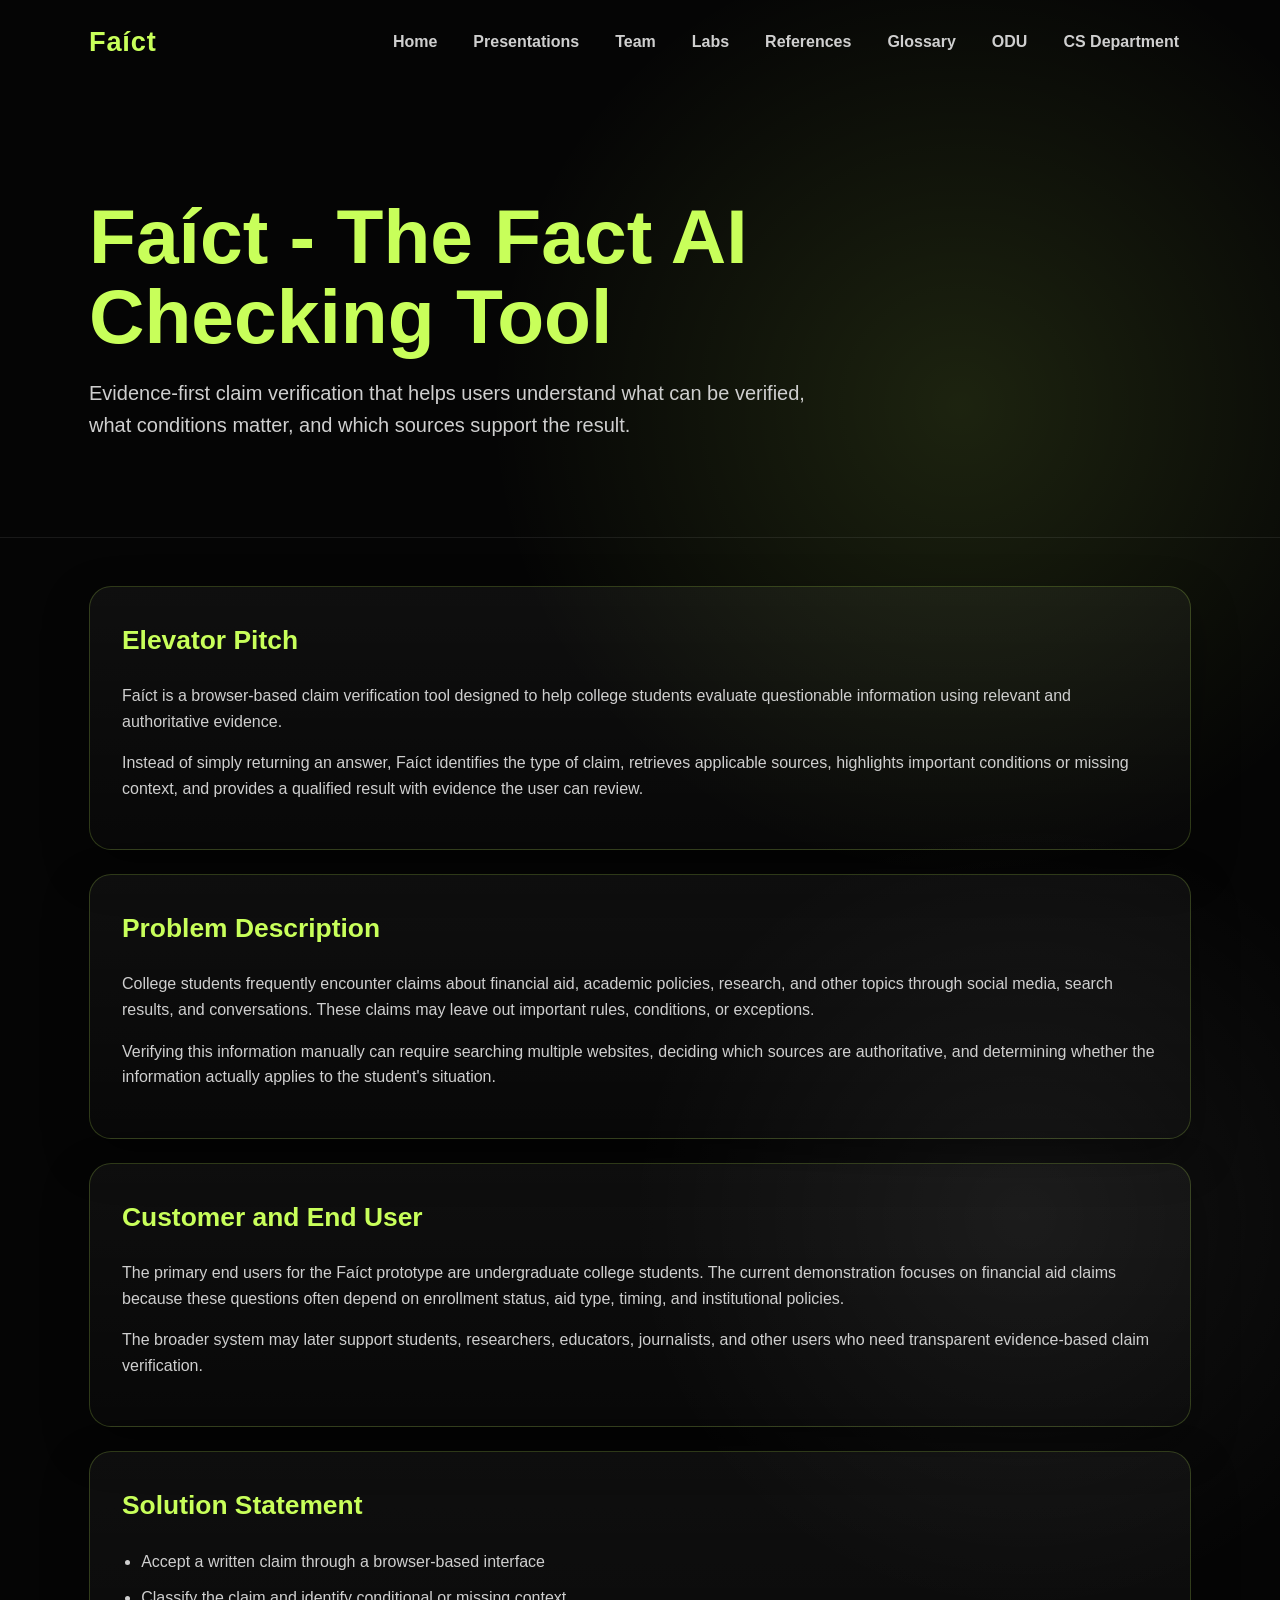
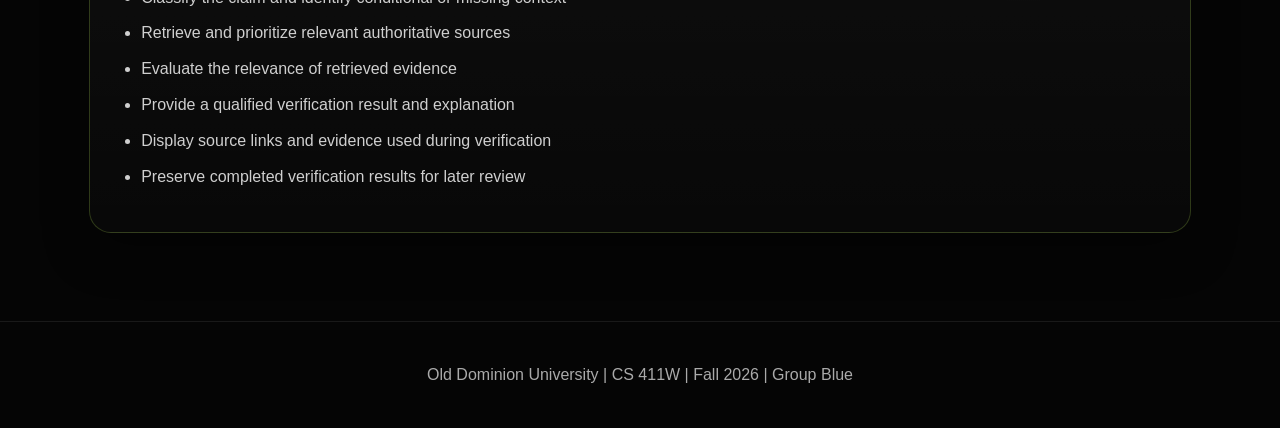
<file: index.html>
<!DOCTYPE html>
<html lang="en">
<head>
  <meta charset="UTF-8">
  <title>Faíct</title>
  <link rel="stylesheet" href="styles.css">
</head>
<body>

<header class="hero">
  <nav class="navbar">
    <h1 class="logo">Faíct</h1>
    <div class="nav-links">
      <a href="index.html">Home</a>
      <a href="presentations.html">Presentations</a>
      <a href="team.html">Team</a>
      <a href="labs.html">Labs</a>
      <a href="references.html">References</a>
      <a href="glossary.html">Glossary</a>
      <a href="https://www.odu.edu/" target="_blank">ODU</a>
      <a href="https://odu.edu/computer-science" target="_blank">CS Department</a>
    </div>
  </nav>

  <div class="hero-content">
    <h1>Faíct - The Fact AI Checking Tool</h1>
    <p class="hero-text">
      Evidence-first claim verification that helps users understand what can be verified,
      what conditions matter, and which sources support the result.
    </p>
  </div>
</header>

<main class="container">

<section class="card">
  <h2>Elevator Pitch</h2>

  <p>
    Faíct is a browser-based claim verification tool designed to help college students
    evaluate questionable information using relevant and authoritative evidence.
  </p>

  <p>
    Instead of simply returning an answer, Faíct identifies the type of claim,
    retrieves applicable sources, highlights important conditions or missing context,
    and provides a qualified result with evidence the user can review.
  </p>
</section>

<section class="card">
  <h2>Problem Description</h2>

  <p>
    College students frequently encounter claims about financial aid, academic policies,
    research, and other topics through social media, search results, and conversations.
    These claims may leave out important rules, conditions, or exceptions.
  </p>

  <p>
    Verifying this information manually can require searching multiple websites,
    deciding which sources are authoritative, and determining whether the information
    actually applies to the student's situation.
  </p>
</section>

<section class="card">
  <h2>Customer and End User</h2>

  <p>
    The primary end users for the Faíct prototype are undergraduate college students.
    The current demonstration focuses on financial aid claims because these questions
    often depend on enrollment status, aid type, timing, and institutional policies.
  </p>

  <p>
    The broader system may later support students, researchers, educators, journalists,
    and other users who need transparent evidence-based claim verification.
  </p>
</section>

<section class="card">
  <h2>Solution Statement</h2>

  <ul class="clean-list">
    <li>Accept a written claim through a browser-based interface</li>
    <li>Classify the claim and identify conditional or missing context</li>
    <li>Retrieve and prioritize relevant authoritative sources</li>
    <li>Evaluate the relevance of retrieved evidence</li>
    <li>Provide a qualified verification result and explanation</li>
    <li>Display source links and evidence used during verification</li>
    <li>Preserve completed verification results for later review</li>
  </ul>
</section>

</main>

<footer class="site-footer">
  <p>Old Dominion University | CS 411W | Fall 2026 | Group Blue</p>
</footer>

</body>
</html>
</file>
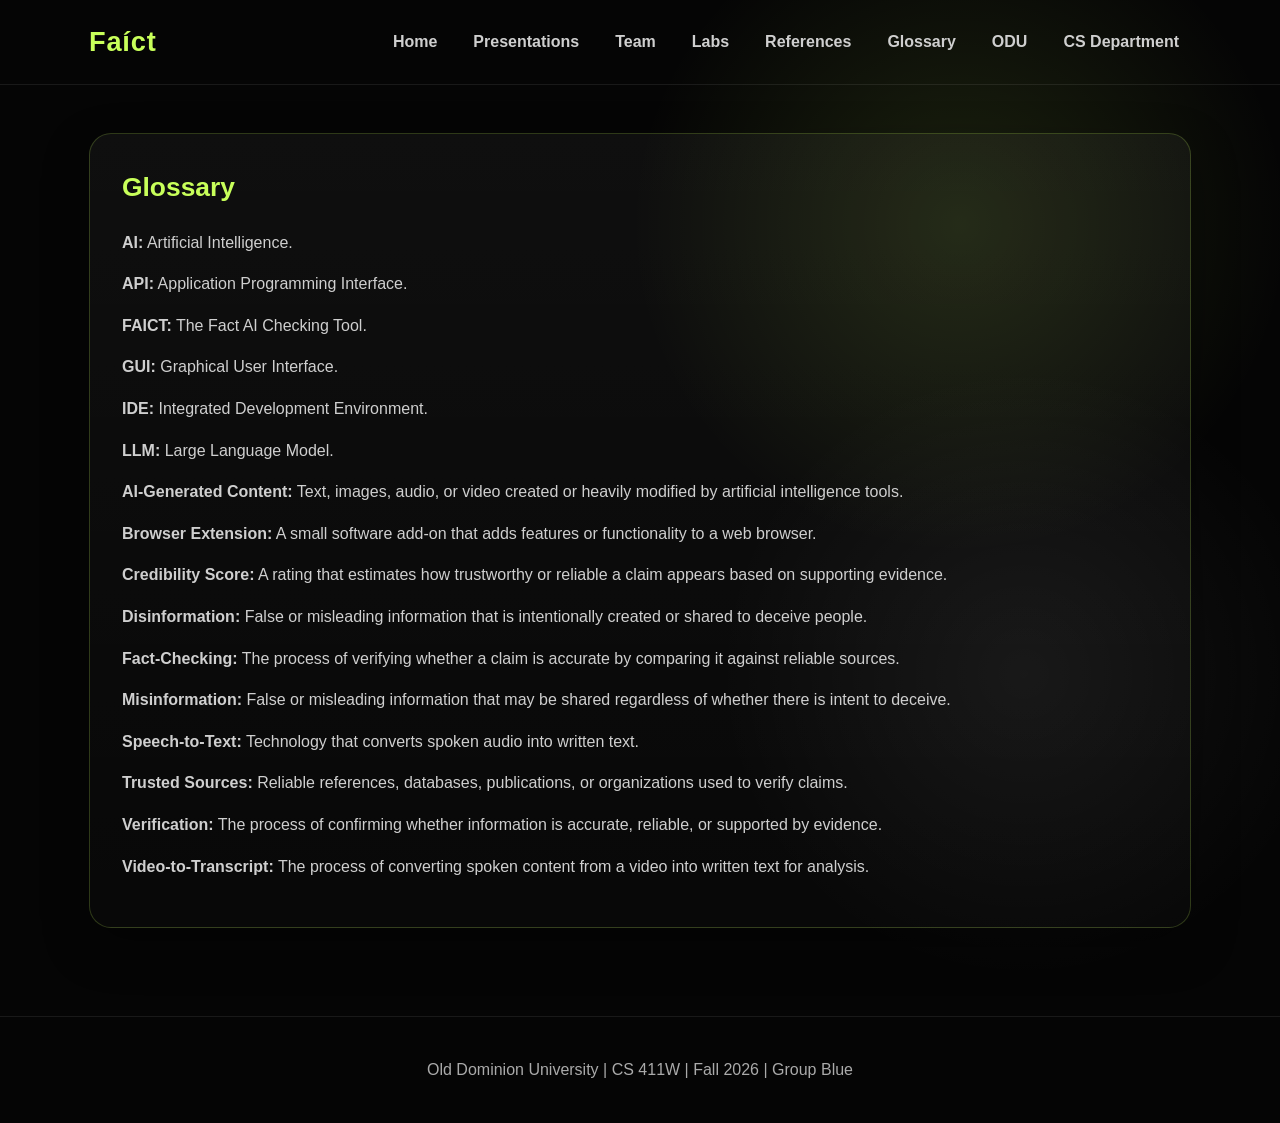
<file: glossary.html>
<!DOCTYPE html>
<html lang="en">
<head>
  <meta charset="UTF-8">
  <title>Glossary | Faíct</title>
  <link rel="stylesheet" href="styles.css">
</head>
<body>

<header class="page-header">
  <nav class="navbar">
    <h1 class="logo">Faíct</h1>
    <div class="nav-links">
      <a href="index.html">Home</a>
      <a href="presentations.html">Presentations</a>
      <a href="team.html">Team</a>
      <a href="labs.html">Labs</a>
      <a href="references.html">References</a>
      <a href="glossary.html">Glossary</a>
      <a href="https://www.odu.edu/" target="_blank">ODU</a>
      <a href="https://odu.edu/computer-science" target="_blank">CS Department</a>
    </div>
  </nav>
</header>

<main class="container">

  <section class="card">
    <h2>Glossary</h2>

    <p><strong>AI:</strong> Artificial Intelligence.</p>

    <p><strong>API:</strong> Application Programming Interface.</p>

    <p><strong>FAICT:</strong> The Fact AI Checking Tool.</p>

    <p><strong>GUI:</strong> Graphical User Interface.</p>

    <p><strong>IDE:</strong> Integrated Development Environment.</p>

    <p><strong>LLM:</strong> Large Language Model.</p>

    <p>
      <strong>AI-Generated Content:</strong>
      Text, images, audio, or video created or heavily modified by artificial intelligence tools.
    </p>

    <p>
      <strong>Browser Extension:</strong>
      A small software add-on that adds features or functionality to a web browser.
    </p>

    <p>
      <strong>Credibility Score:</strong>
      A rating that estimates how trustworthy or reliable a claim appears based on supporting evidence.
    </p>

    <p>
      <strong>Disinformation:</strong>
      False or misleading information that is intentionally created or shared to deceive people.
    </p>

    <p>
      <strong>Fact-Checking:</strong>
      The process of verifying whether a claim is accurate by comparing it against reliable sources.
    </p>

    <p>
      <strong>Misinformation:</strong>
      False or misleading information that may be shared regardless of whether there is intent to deceive.
    </p>

    <p>
      <strong>Speech-to-Text:</strong>
      Technology that converts spoken audio into written text.
    </p>

    <p>
      <strong>Trusted Sources:</strong>
      Reliable references, databases, publications, or organizations used to verify claims.
    </p>

    <p>
      <strong>Verification:</strong>
      The process of confirming whether information is accurate, reliable, or supported by evidence.
    </p>

    <p>
      <strong>Video-to-Transcript:</strong>
      The process of converting spoken content from a video into written text for analysis.
    </p>

  </section>

</main>

<footer class="site-footer">
  <p>Old Dominion University | CS 411W | Fall 2026 | Group Blue</p>
</footer>

</body>
</html>
</file>
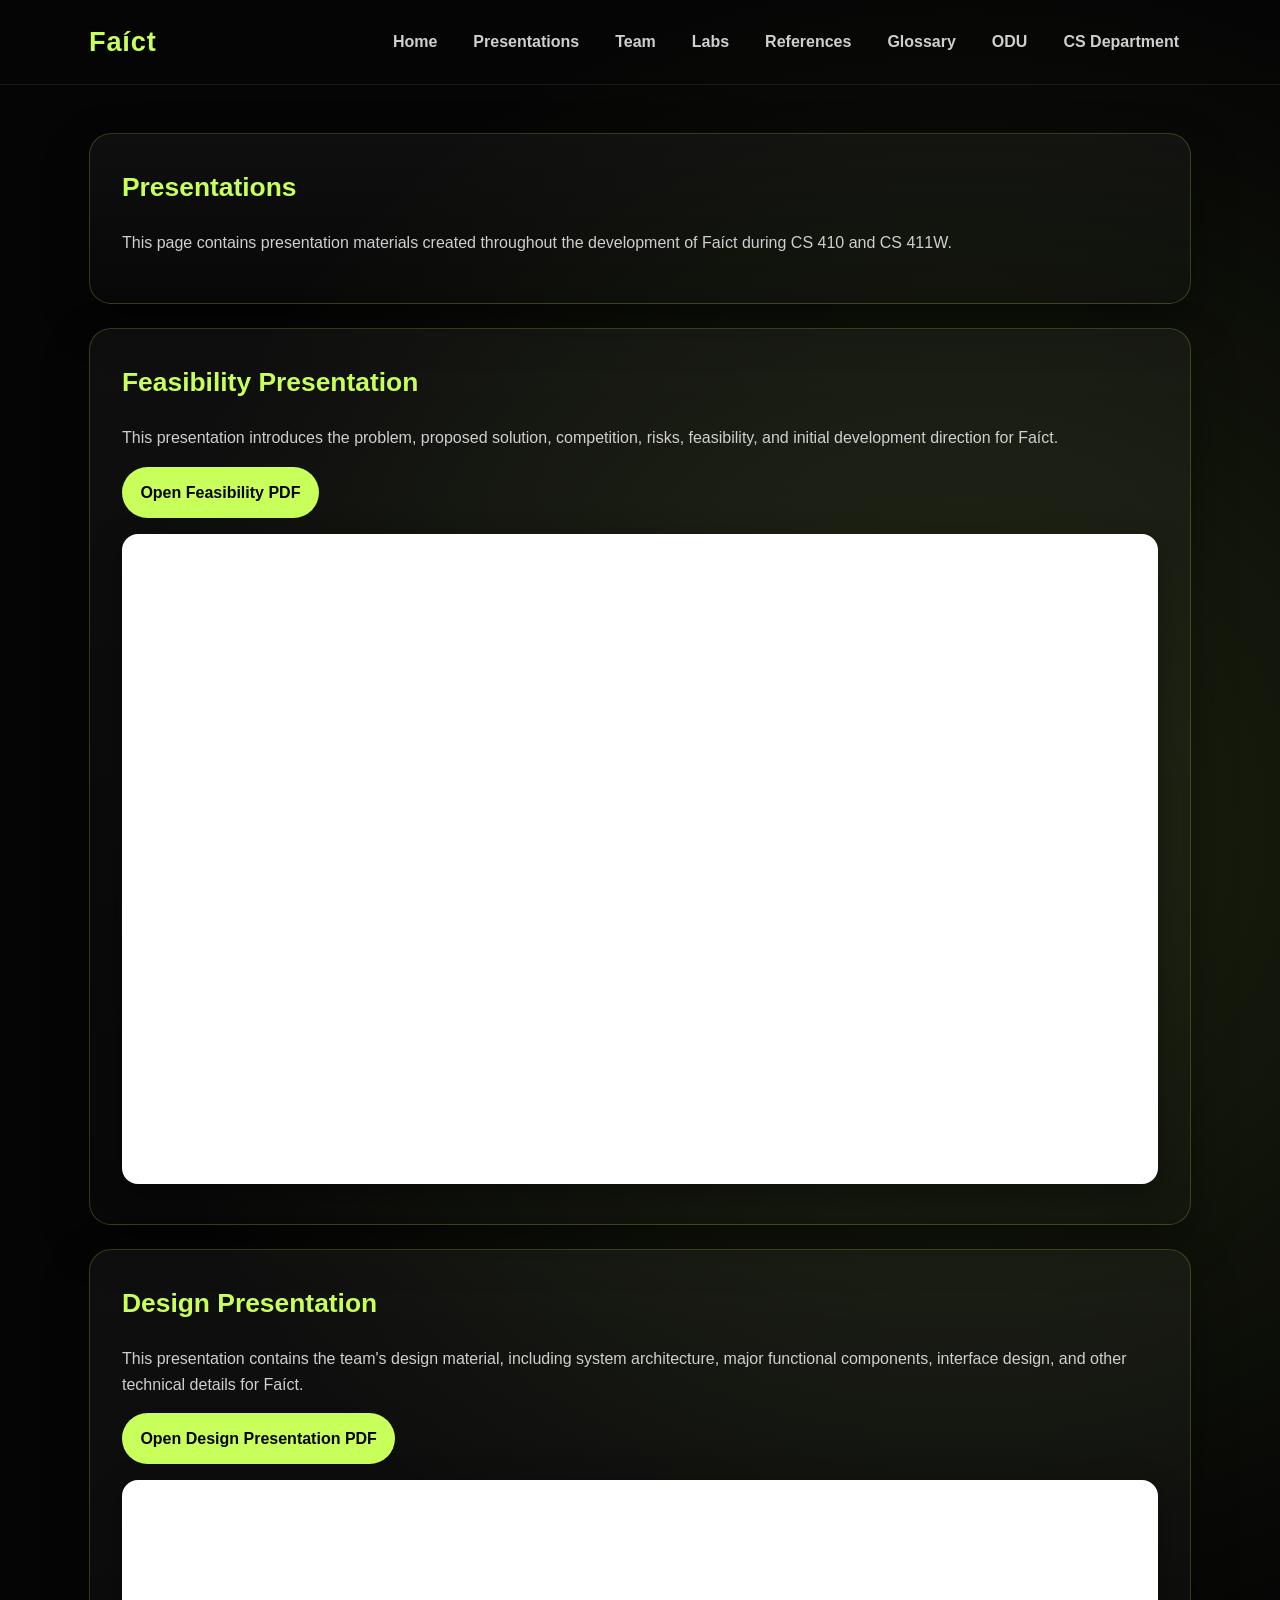
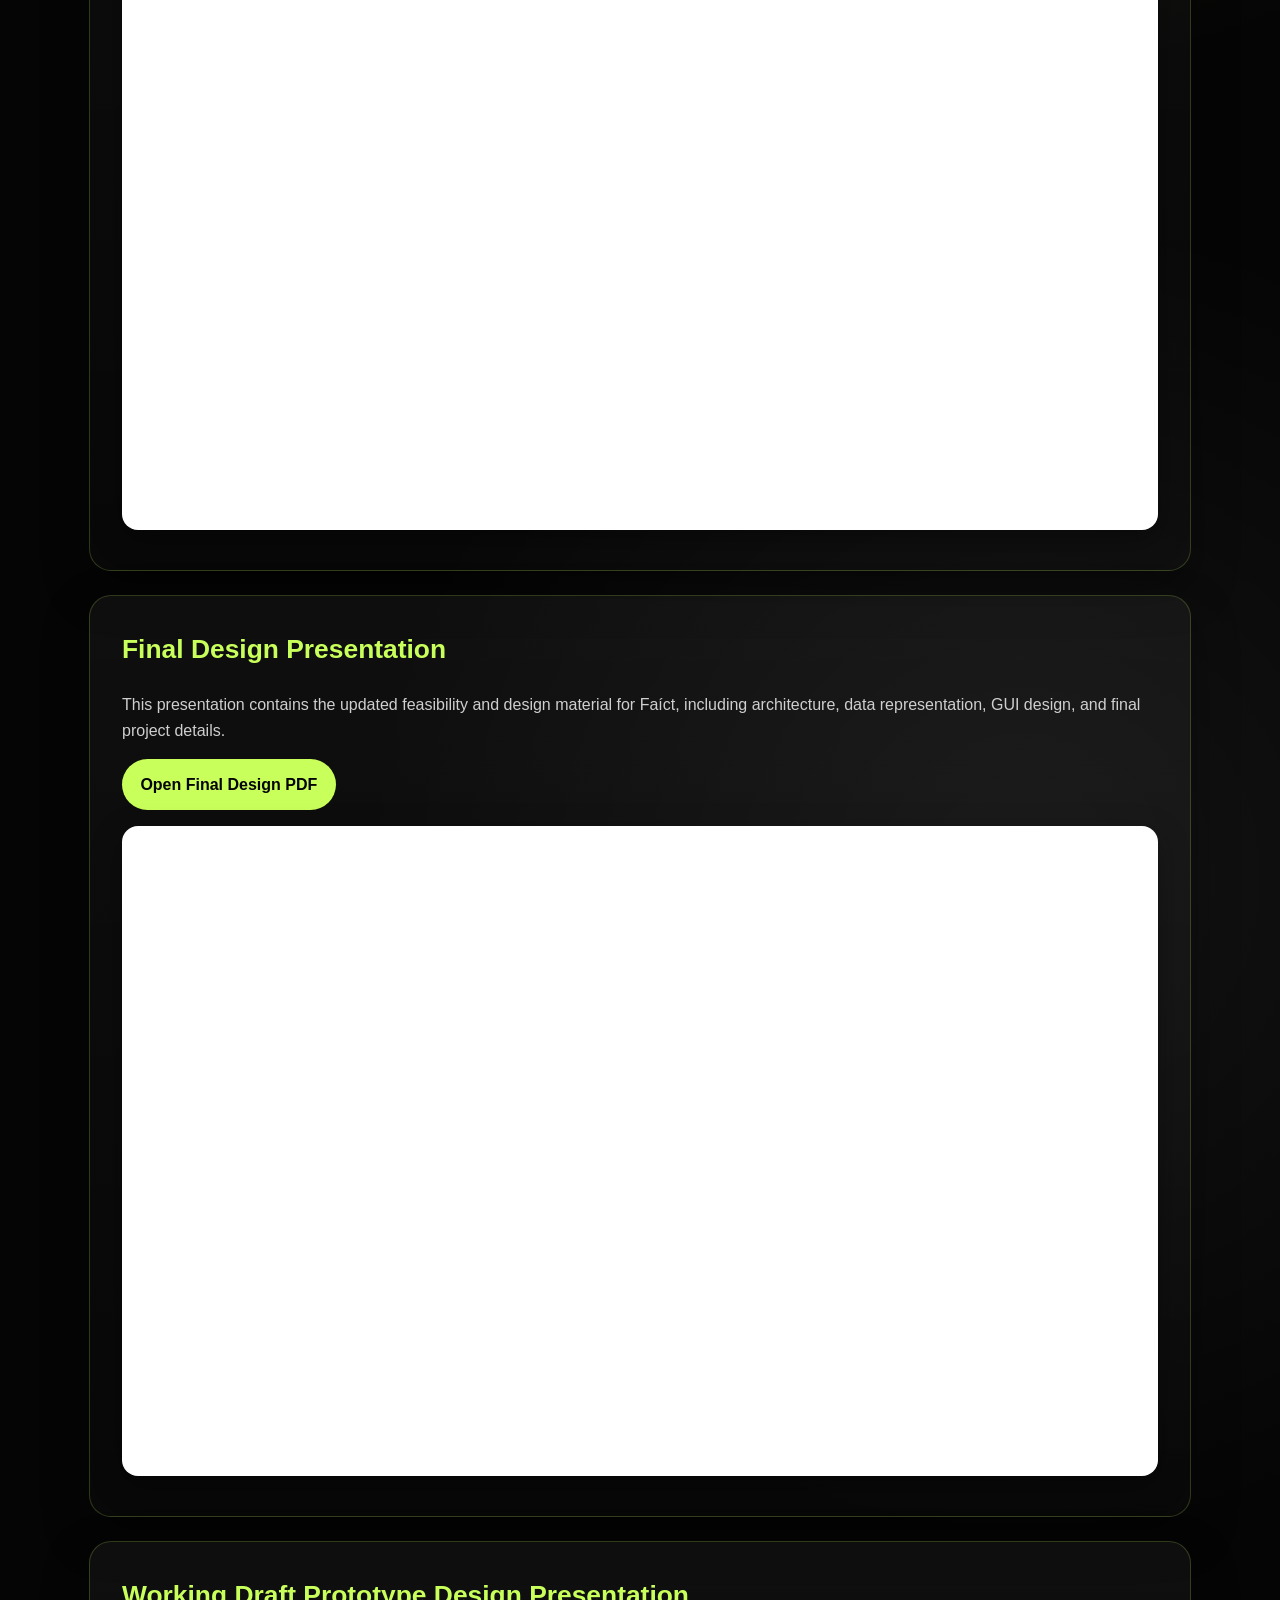
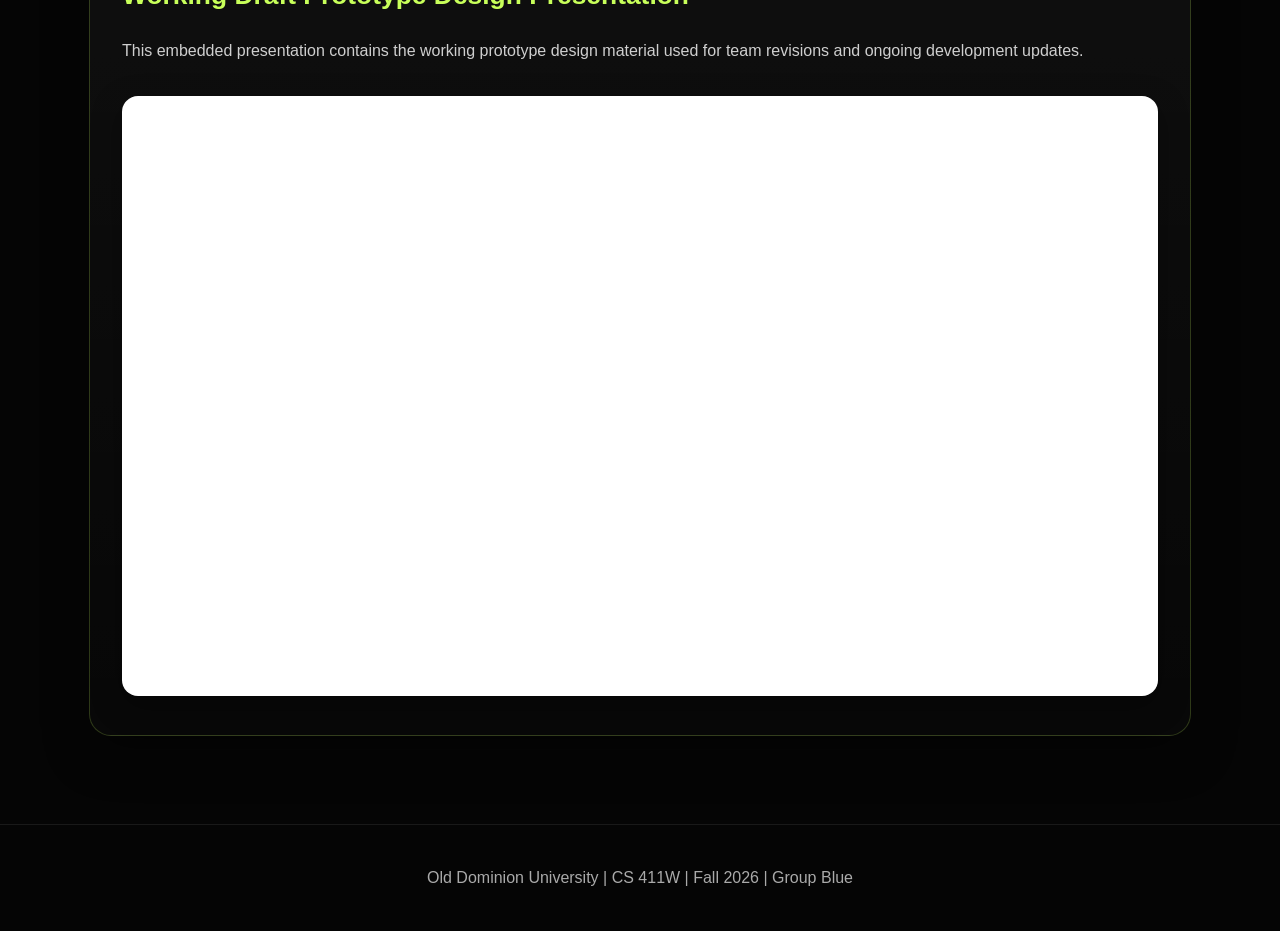
<file: presentations.html>
<!DOCTYPE html>
<html lang="en">
<head>
  <meta charset="UTF-8">
  <title>Presentations | Faíct</title>
  <link rel="stylesheet" href="styles.css">
</head>
<body>

<header class="page-header">
  <nav class="navbar">
    <h1 class="logo">Faíct</h1>

    <div class="nav-links">
      <a href="index.html">Home</a>
      <a href="presentations.html">Presentations</a>
      <a href="team.html">Team</a>
      <a href="labs.html">Labs</a>
      <a href="references.html">References</a>
      <a href="glossary.html">Glossary</a>
      <a href="https://www.odu.edu/" target="_blank">ODU</a>
      <a href="https://odu.edu/computer-science" target="_blank">CS Department</a>
    </div>
  </nav>
</header>

<main class="container">

  <section class="card">
    <h2>Presentations</h2>

    <p>
      This page contains presentation materials created throughout the
      development of Faíct during CS 410 and CS 411W.
    </p>
  </section>

  <section class="card">
    <h2>Feasibility Presentation</h2>

    <p>
      This presentation introduces the problem, proposed solution,
      competition, risks, feasibility, and initial development direction
      for Faíct.
    </p>

    <a
      class="button-primary"
      href="AI-Assisted Fact Checking (Feasibility P1).pdf"
      target="_blank">
      Open Feasibility PDF
    </a>

    <iframe
      src="AI-Assisted Fact Checking (Feasibility P1).pdf"
      width="100%"
      height="650"
      class="presentation-frame">
    </iframe>
  </section>

  <section class="card">
    <h2>Design Presentation</h2>

    <p>
      This presentation contains the team's design material, including
      system architecture, major functional components, interface design,
      and other technical details for Faíct.
    </p>

    <a
      class="button-primary"
      href="Design Presentation.pdf"
      target="_blank">
      Open Design Presentation PDF
    </a>

    <iframe
      src="Design Presentation.pdf"
      width="100%"
      height="650"
      class="presentation-frame">
    </iframe>
  </section>

  <section class="card">
    <h2>Final Design Presentation</h2>

    <p>
      This presentation contains the updated feasibility and design
      material for Faíct, including architecture, data representation,
      GUI design, and final project details.
    </p>

    <a
      class="button-primary"
      href="docs/Final Presentation Draft (feasibility + design).pdf"
      target="_blank">
      Open Final Design PDF
    </a>

    <iframe
      src="docs/Final Presentation Draft (feasibility + design).pdf"
      width="100%"
      height="650"
      class="presentation-frame">
    </iframe>
  </section>

  <section class="card">
    <h2>Working Draft Prototype Design Presentation</h2>

    <p>
      This embedded presentation contains the working prototype design
      material used for team revisions and ongoing development updates.
    </p>

    <iframe
      src="https://docs.google.com/presentation/d/e/2PACX-1vRpjmJkwUqT-lD3XZMJMeS7v4ZXMC3X6bpfCscUtqUnvydD0ZgUoS60suF91xRGqdroK0iBBQgR8mSs/pubembed?start=false&loop=false&delayms=3000&slide=id.g3dacf5a1eaf_0_0"
      width="100%"
      height="600"
      class="presentation-frame"
      frameborder="0"
      allowfullscreen="true"
      mozallowfullscreen="true"
      webkitallowfullscreen="true">
    </iframe>
  </section>

</main>

<footer class="site-footer">
  <p>Old Dominion University | CS 411W | Fall 2026 | Group Blue</p>
</footer>

</body>
</html>
</file>
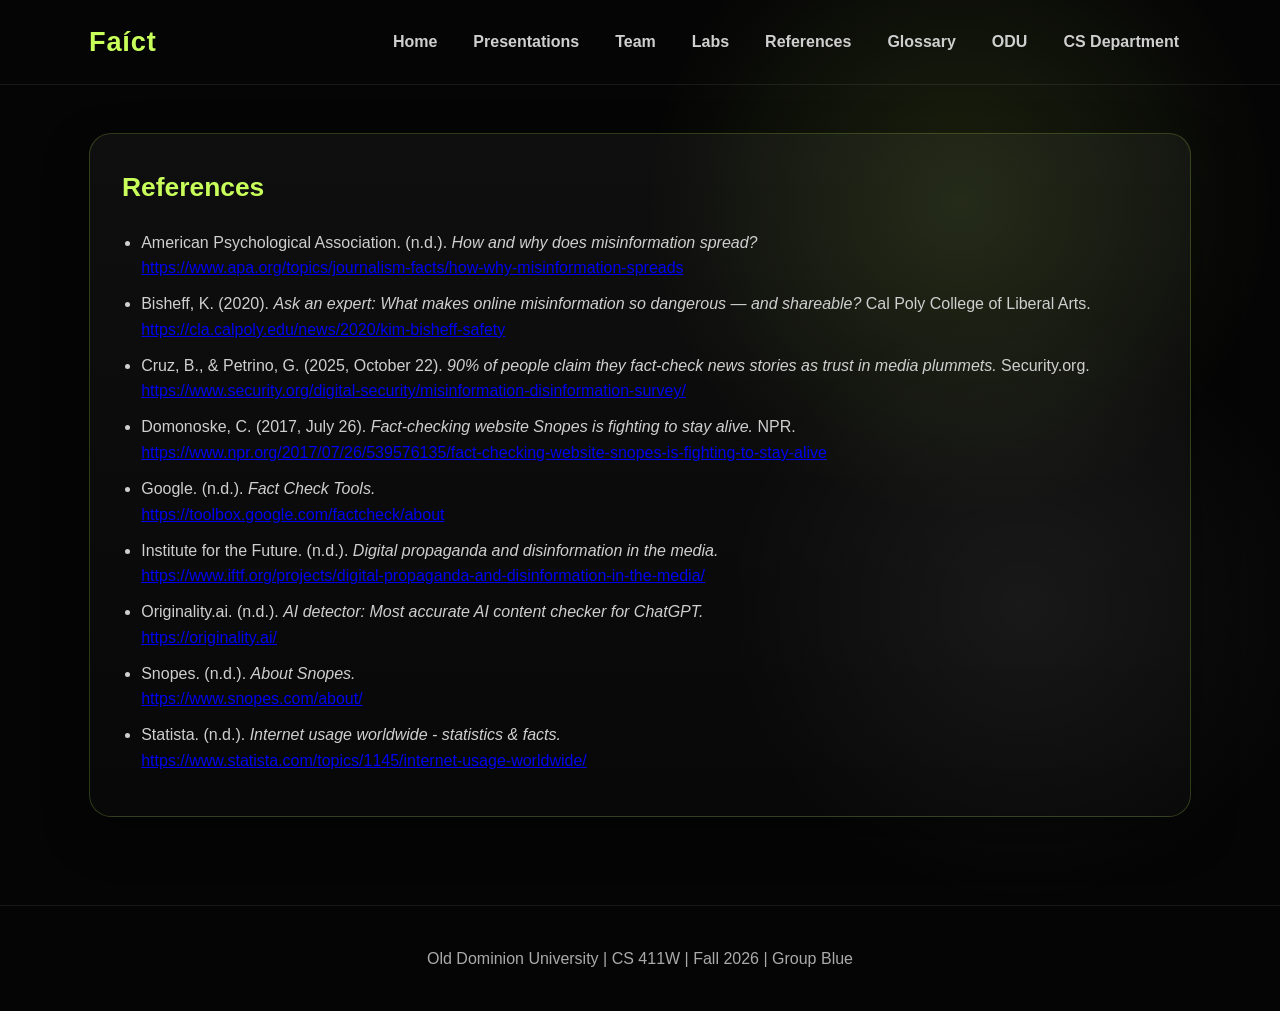
<file: references.html>
<!DOCTYPE html>
<html lang="en">
<head>
  <meta charset="UTF-8">
  <title>References | Faíct</title>
  <link rel="stylesheet" href="styles.css">
</head>
<body>

<header class="page-header">
  <nav class="navbar">
    <h1 class="logo">Faíct</h1>
    <div class="nav-links">
      <a href="index.html">Home</a>
      <a href="presentations.html">Presentations</a>
      <a href="team.html">Team</a>
      <a href="labs.html">Labs</a>
      <a href="references.html">References</a>
      <a href="glossary.html">Glossary</a>
      <a href="https://www.odu.edu/" target="_blank">ODU</a>
      <a href="https://odu.edu/computer-science" target="_blank">CS Department</a>
    </div>
  </nav>
</header>

<main class="container">

  <section class="card">
    <h2>References</h2>

    <ul class="clean-list">

      <li>
        American Psychological Association. (n.d.). <em>How and why does misinformation spread?</em>
        <br>
        <a href="https://www.apa.org/topics/journalism-facts/how-why-misinformation-spreads" target="_blank">
          https://www.apa.org/topics/journalism-facts/how-why-misinformation-spreads
        </a>
      </li>

      <li>
        Bisheff, K. (2020). <em>Ask an expert: What makes online misinformation so dangerous — and shareable?</em> Cal Poly College of Liberal Arts.
        <br>
        <a href="https://cla.calpoly.edu/news/2020/kim-bisheff-safety" target="_blank">
          https://cla.calpoly.edu/news/2020/kim-bisheff-safety
        </a>
      </li>

      <li>
        Cruz, B., & Petrino, G. (2025, October 22). <em>90% of people claim they fact-check news stories as trust in media plummets.</em> Security.org.
        <br>
        <a href="https://www.security.org/digital-security/misinformation-disinformation-survey/" target="_blank">
          https://www.security.org/digital-security/misinformation-disinformation-survey/
        </a>
      </li>

      <li>
        Domonoske, C. (2017, July 26). <em>Fact-checking website Snopes is fighting to stay alive.</em> NPR.
        <br>
        <a href="https://www.npr.org/2017/07/26/539576135/fact-checking-website-snopes-is-fighting-to-stay-alive" target="_blank">
          https://www.npr.org/2017/07/26/539576135/fact-checking-website-snopes-is-fighting-to-stay-alive
        </a>
      </li>

      <li>
        Google. (n.d.). <em>Fact Check Tools.</em>
        <br>
        <a href="https://toolbox.google.com/factcheck/about" target="_blank">
          https://toolbox.google.com/factcheck/about
        </a>
      </li>

      <li>
        Institute for the Future. (n.d.). <em>Digital propaganda and disinformation in the media.</em>
        <br>
        <a href="https://www.iftf.org/projects/digital-propaganda-and-disinformation-in-the-media/" target="_blank">
          https://www.iftf.org/projects/digital-propaganda-and-disinformation-in-the-media/
        </a>
      </li>

      <li>
        Originality.ai. (n.d.). <em>AI detector: Most accurate AI content checker for ChatGPT.</em>
        <br>
        <a href="https://originality.ai/" target="_blank">
          https://originality.ai/
        </a>
      </li>

      <li>
        Snopes. (n.d.). <em>About Snopes.</em>
        <br>
        <a href="https://www.snopes.com/about/" target="_blank">
          https://www.snopes.com/about/
        </a>
      </li>

      <li>
        Statista. (n.d.). <em>Internet usage worldwide - statistics & facts.</em>
        <br>
        <a href="https://www.statista.com/topics/1145/internet-usage-worldwide/" target="_blank">
          https://www.statista.com/topics/1145/internet-usage-worldwide/
        </a>
      </li>

    </ul>

  </section>

</main>

<footer class="site-footer">
  <p>Old Dominion University | CS 411W | Fall 2026 | Group Blue</p>
</footer>

</body>
</html>
</file>
<file: styles.css>
* {
  box-sizing: border-box;
}

:root {
  --bg: #050505;
  --card: rgba(18, 18, 18, 0.92);
  --card-border: rgba(200, 255, 90, 0.2);
  --text: #f5f5f5;
  --muted: #cfcfcf;
  --accent: #c8ff5a;
  --accent-soft: rgba(200, 255, 90, 0.12);
  --shadow: 0 18px 45px rgba(0, 0, 0, 0.35);
}

html {
  scroll-behavior: smooth;
}

body {
  margin: 0;
  background:
    radial-gradient(circle at 75% 20%, rgba(200, 255, 90, 0.12), transparent 25%),
    radial-gradient(circle at 80% 60%, rgba(255, 255, 255, 0.06), transparent 25%),
    #050505;
  color: var(--text);
  font-family: Arial, Helvetica, sans-serif;
  line-height: 1.6;
}

nav,
.navbar {
  max-width: 1150px;
  margin: 0 auto;
  padding: 1.25rem 1.5rem;
  display: flex;
  justify-content: space-between;
  align-items: center;
}

.logo,
nav h1 {
  color: var(--accent);
  margin: 0;
  font-size: 1.7rem;
  letter-spacing: 0.03em;
}

.nav-links,
nav div {
  display: flex;
  gap: 0.75rem;
  flex-wrap: wrap;
}

.nav-links a,
nav a {
  color: var(--muted);
  text-decoration: none;
  font-weight: 700;
  padding: 0.45rem 0.75rem;
  border-radius: 999px;
  transition: 0.2s ease;
}

.nav-links a:hover,
nav a:hover {
  color: #050505;
  background: var(--accent);
}

.hero {
  min-height: 520px;
  border-bottom: 1px solid rgba(255, 255, 255, 0.08);
}

.hero-content {
  max-width: 1150px;
  margin: 0 auto;
  padding: 7rem 1.5rem 6rem;
}

.hero-content h1,
.hero-content h2 {
  font-size: clamp(2.8rem, 6vw, 5.2rem);
  max-width: 950px;
  margin: 0 0 1.25rem;
  line-height: 1.05;
  color: var(--accent);
}

.hero-content p,
.hero-text {
  max-width: 760px;
  font-size: 1.25rem;
  color: var(--muted);
  margin: 0;
}

.page-header {
  border-bottom: 1px solid rgba(255, 255, 255, 0.08);
}

main,
.container {
  max-width: 1150px;
  margin: 0 auto;
  padding: 3rem 1.5rem 4rem;
}

.section {
  margin-bottom: 2.5rem;
}

.section-heading {
  text-align: center;
  margin-bottom: 2rem;
}

.section-heading h2 {
  color: var(--accent);
  font-size: clamp(2rem, 4vw, 3rem);
  margin: 0;
}

.section-sub {
  color: var(--muted);
  max-width: 760px;
  margin: 0.75rem auto 0;
}

.card {
  background: linear-gradient(180deg, rgba(255,255,255,0.045), rgba(255,255,255,0.015));
  border: 1px solid var(--card-border);
  border-radius: 22px;
  padding: 2rem;
  margin-bottom: 1.5rem;
  box-shadow: var(--shadow);
  transition: all 0.25s ease;
}

.card:hover {
  transform: translateY(-4px);
  border-color: var(--accent);
}

.card h2 {
  color: var(--accent);
  margin-top: 0;
  font-size: 1.65rem;
}

.card h3 {
  color: var(--accent);
}

.card p,
.card li {
  color: var(--muted);
  font-size: 1rem;
}

ul {
  padding-left: 1.2rem;
  margin-bottom: 0;
}

li {
  margin-bottom: 0.65rem;
}

.button,
.button-primary {
  display: inline-block;
  background: var(--accent);
  color: #050505;
  padding: 0.8rem 1.15rem;
  border-radius: 999px;
  font-weight: 800;
  text-decoration: none;
  transition: 0.2s ease;
}

.button:hover,
.button-primary:hover {
  transform: translateY(-2px);
  opacity: 0.92;
}

.presentation-frame {
  width: 100%;
  border: none;
  border-radius: 16px;
  background: white;
  margin-top: 1rem;
  box-shadow: 0 10px 30px rgba(0,0,0,0.35);
}

.team-grid {
  display: grid;
  grid-template-columns: repeat(auto-fit, minmax(260px, 1fr));
  gap: 2rem;
  align-items: stretch;
}

.bio-card,
.member-card {
  background: linear-gradient(180deg, rgba(255,255,255,0.05), rgba(255,255,255,0.02));
  border: 1px solid var(--card-border);
  border-radius: 20px;
  overflow: hidden;
  box-shadow: var(--shadow);
  transition: all 0.3s ease;
}

.bio-card:hover,
.member-card:hover {
  transform: translateY(-8px) scale(1.02);
  border-color: var(--accent);
}

.bio-card img,
.member-card img {
  width: 100%;
  height: 285px;
  object-fit: cover;
  display: block;
}

.bio-content,
.member-card p,
.member-card h3 {
  padding-left: 1.2rem;
  padding-right: 1.2rem;
}

.bio-content {
  padding: 1.2rem;
}

.bio-content h3,
.member-card h3 {
  color: var(--accent);
  margin: 0 0 0.45rem;
}

.bio-content p,
.member-card p {
  color: var(--muted);
  margin: 0;
  padding-bottom: 1.2rem;
}

.tier-grid {
  display: grid;
  grid-template-columns: repeat(auto-fit, minmax(250px, 1fr));
  gap: 1.2rem;
}

.tier {
  background: var(--accent-soft);
  border: 1px solid var(--card-border);
  border-radius: 18px;
  padding: 1.25rem;
  transition: all 0.25s ease;
}

.tier:hover {
  transform: translateY(-4px);
  border-color: var(--accent);
}

footer,
.site-footer {
  border-top: 1px solid rgba(255,255,255,0.08);
  text-align: center;
  padding: 1.5rem;
  color: #aaa;
}

@media (max-width: 700px) {
  nav,
  .navbar {
    flex-direction: column;
    gap: 1rem;
  }

  nav div,
  .nav-links {
    flex-wrap: wrap;
    justify-content: center;
  }

  .hero-content {
    padding: 4rem 1.25rem;
  }

  .card {
    padding: 1.4rem;
  }

  .bio-card img,
  .member-card img {
    height: 240px;
  }
}
</file>
